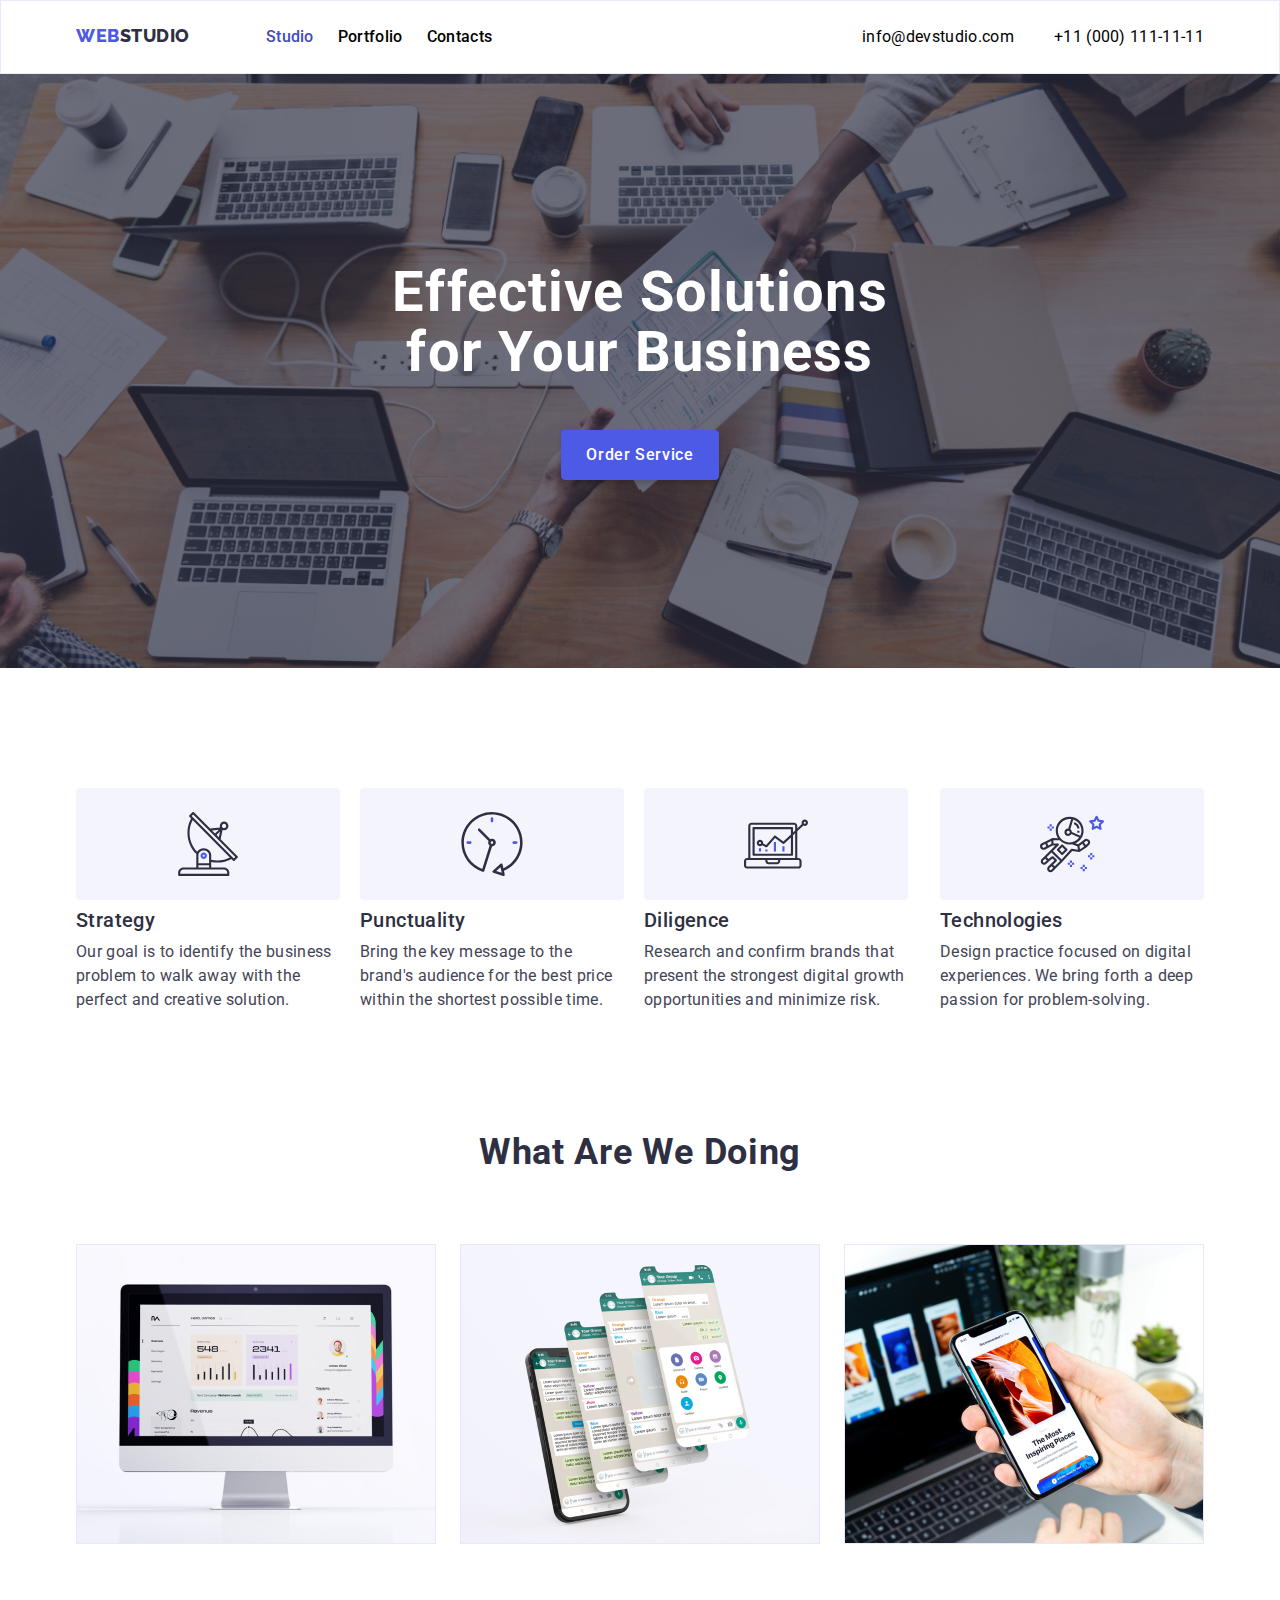
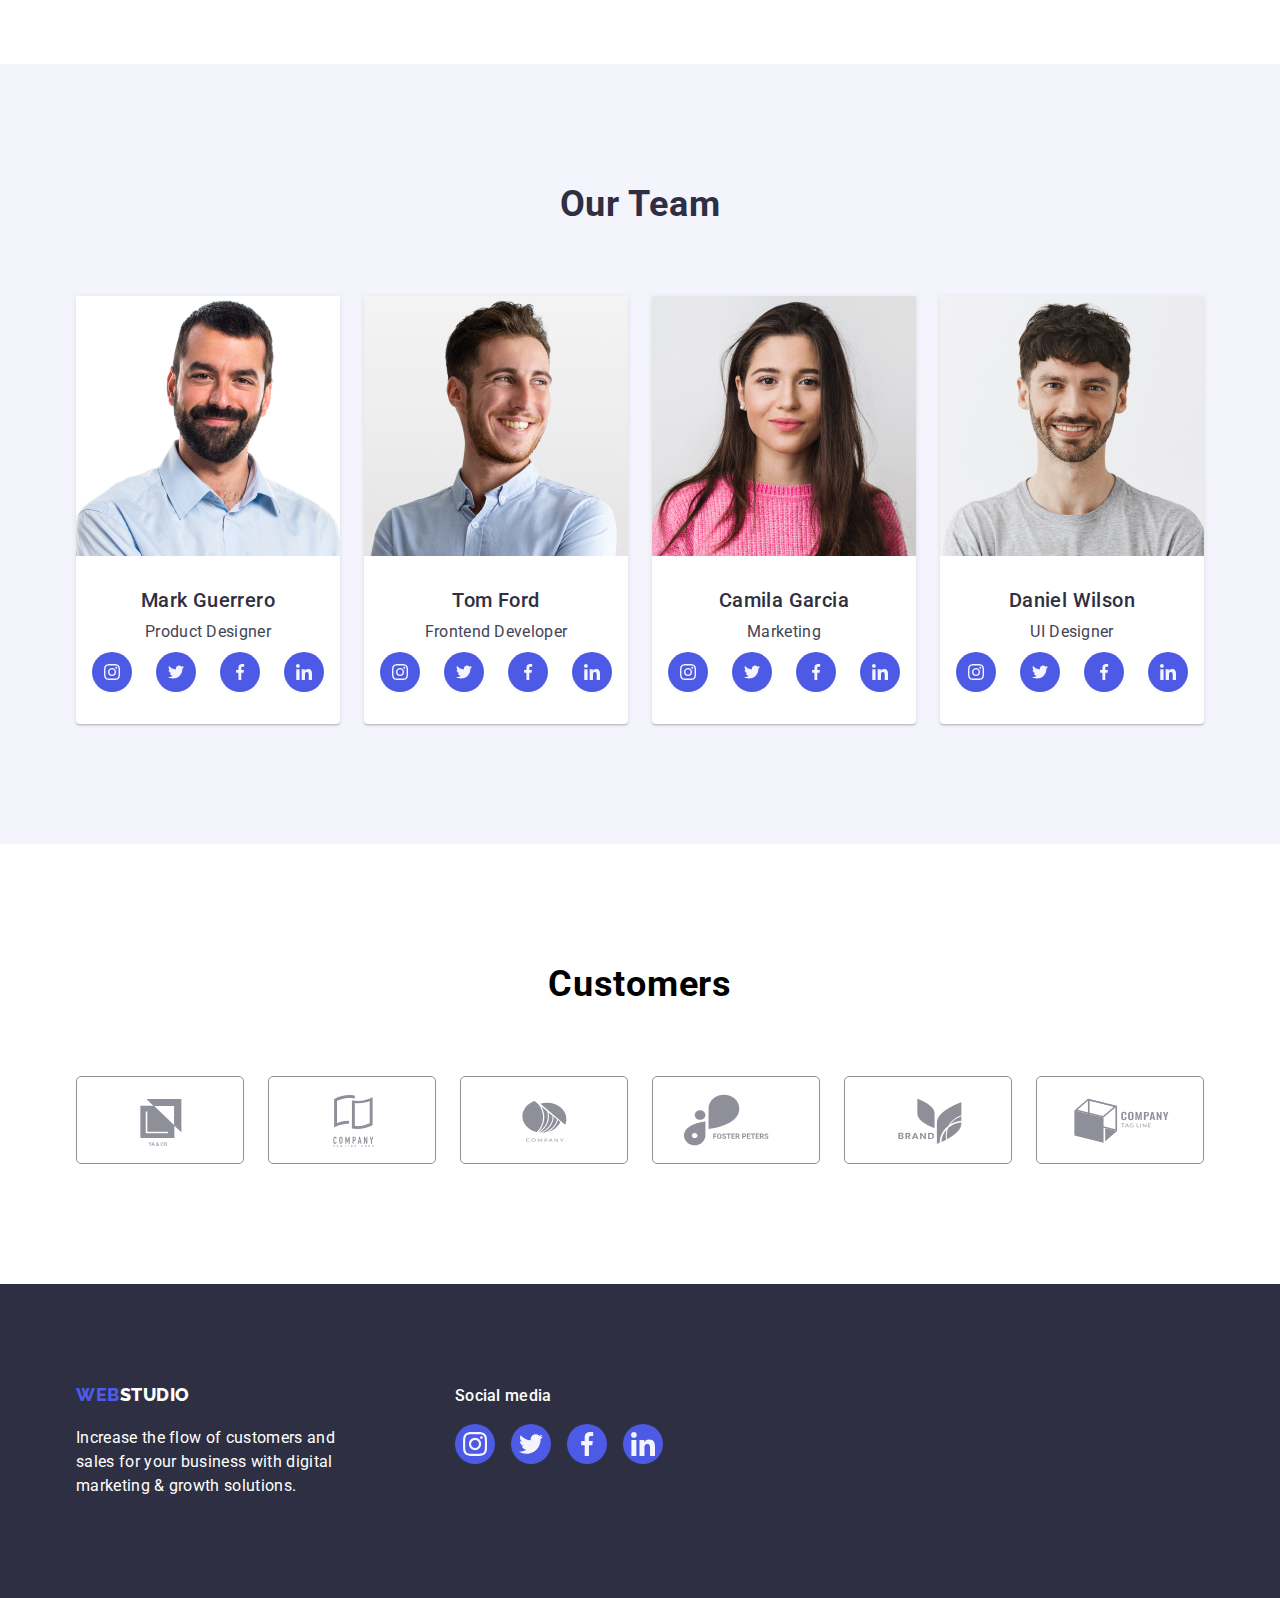
<file: index.html>
<!DOCTYPE html>
<html lang="en">
<head>
    <meta charset="UTF-8">
    <meta name="viewport" content="width=device-width, initial-scale=1.0">
    <title>Homework 4</title>
    <!-- CSS Normalize -->
    <link rel="stylesheet" href="https://cdnjs.cloudflare.com/ajax/libs/modern-normalize/2.0.0/modern-normalize.min.css" />
    <!-- CSS -->
    <link rel="stylesheet" href="./css/styles.css"></link>
</head>
<body>
    <!--Header Part-->
    <header class="header">
        <div class="container header-container">
            <nav class="header-navigation">
                <a href="./index.html" class="link-logo">
                    <span class="logo-web">WEB</span><span class="logo-studio-top">STUDIO</span>
                </a>
                <ul class="navbar lists">
                    <li><a href="./index.html" class="navlist-top-pages currentoption">Studio</a> </li>
                    <li><a href="./portfolio.html" class="navlist-top-pages">Portfolio</a></li>
                    <li><a href="#" class="navlist-top-pages">Contacts</a></li>
                </ul>
            </nav>

            <ul class="contacts-top lists" >
                <li>
                    <a href="mailto:info@devstudio.com" class="contact-info-top">
                    info@devstudio.com</a>
                </li>
                <li>
                    <a href="tel:+110001111111" class="contact-info-top"> 
                    +11 (000) 111-11-11  </a>
                </li>
            </ul>
        </div>
    </header> <!--End of Header-->
      <!--This is the Main Section-->
        <main>
            <!--This is the 1ST Section-->
            <section class="hero hero-background ">
                <div class=" hero-container container">
                    <h1 class="header1"> Effective Solutions
                        <br/>for Your Business </h1>  
                            <button type="button" class="filter filter-active">Order Service</button>
                </div>
            </section> <!--End 1st Section-->
            <!--This is the 2nd Section-->
            <section class="section">
                <div class="container features-container">
                <ul class="features lists">
                    <li class="section-item"> 
                        <div class="features-svg-box">
                            <svg class="features-icon-svg" width="64" height="64">
                                <use href="./images/icons.svg#antenna"></use>
                            </svg>
                        </div>
                        <h3 class="features-list-title"> Strategy </h3> 
                        <p class="features-description">
                            Our goal is to identify the business
                        problem to walk away with the perfect and creative solution.
                        </p>
                    </li>
                    <li>
                        <div class="features-svg-box">
                            <svg lass="features-icon-svg" width="64" height="64">
                                <use href="./images/icons.svg#clock"></use>
                            </svg>
                        </div>
                        <h3 class="features-list-title"> Punctuality </h3>
                        <p class="features-description">
                            Bring the key message to the brand's audience for the best price within the shortest possible time.
                        </p>
                    </li>
                    <li>
                        <div class="features-svg-box">
                            <svg lass="features-icon-svg" width="64" height="64">
                                <use href="./images/icons.svg#diagram"></use>
                            </svg>
                        </div>
                        <h3 class="features-list-title">  Diligence </h3>
                        <p class="features-description">
                            Research and confirm brands that present the strongest digital growth opportunities and minimize risk.
                        </p>
                    </li>
                    <li>
                        <div class="features-svg-box">
                            <svg lass="features-icon-svg" width="64" height="64">
                                <use href="./images/icons.svg#astronaut"></use>
                            </svg>
                        </div>
                        <h3 class="features-list-title"> Technologies </h3>
                        <p class="features-description">
                            Design practice focused on digital experiences. We bring forth a deep passion for problem-solving.
                        </p>
                    </li>
                </ul>
                </div>
            </section> <!--End 2nd Section-->
            <!--This is the 3rd Section-->
            <section class="section section-no-top-padding">
                <div class="container whatwedo-container">
                <h2 class="section-title"> What are we doing </h2>
                <ul class="whatwedo lists">
                    <li class="whatwedo-list">
                        <img src="./images/what-we-do-1.jpg" alt="monitor" width="360px">
                    </li>
                    <li>
                        <img src="./images/what-we-do-2.jpg" alt="messenger" width="360px">
                    </li>
                    <li>
                        <img src="./images/what-we-do-3.jpg" alt="phone" width="360px">
                    </li>
                </ul>
                </div>
            </section> <!--End 3rd Section-->
            <!--This is the 4th Section-->
            <section class="section section-grey">
                <div class="container team-container">
                <h2 class="section-title">  Our Team </h2>
                <ul class="team lists">
                    
                    <li class="team-list">
                        <img src="./images/team-1.jpg" alt="Mark_Guerrero" height="260px" width="264px">
                        <h3 class="team-list-title">
                            Mark Guerrero
                        </h3>
                        <p class="team-description">
                        Product Designer
                        </p>
                        <ul class="team-social-list lists">
                            <li class="team-social-item">
                                <a href="#" class="team-social-link">
                                    <svg class="team-social-svg" width="16" height="16">
                                        <use href="./images/icons.svg#instagram"></use>
                                    </svg>
                                </a>
                            </li>
                            <li class="team-social-item">
                                <a href="#" class="team-social-link">
                                    <svg class="team-social-svg" width="16" height="16">
                                        <use href="./images/icons.svg#twitter"></use>
                                    </svg>
                                </a>
                            </li>
                            <li class="team-social-item">
                                <a href="#" class="team-social-link">
                                    <svg class="team-social-svg" width="16" height="16">
                                        <use href="./images/icons.svg#facebook"></use>
                                    </svg>
                                </a>
                            </li>
                            <li class="team-social-item">
                                <a href="#" class="team-social-link">
                                    <svg class="team-social-svg" width="16" height="16">
                                        <use href="./images/icons.svg#linkedin"></use>
                                    </svg>
                                </a>
                            </li>
                        </ul>
                    </li>
                  
                    <li class="team-list">
                        <img src="./images/team-2.jpg" alt="Tom_Ford" height="260px" width="264px">
                        <h3 class="team-list-title">
                            Tom Ford
                        </h3>
                        <p class="team-description">
                            Frontend Developer
                        </p>
                        <ul class="team-social-list lists">
                            <li class="team-social-item">
                                <a href="#" class="team-social-link">
                                    <svg class="team-social-svg" width="16" height="16">
                                        <use href="./images/icons.svg#instagram"></use>
                                    </svg>
                                </a>
                            </li>
                            <li class="team-social-item">
                                <a href="#" class="team-social-link">
                                    <svg class="team-social-svg" width="16" height="16">
                                        <use href="./images/icons.svg#twitter"></use>
                                    </svg>
                                </a>
                            </li>
                            <li class="team-social-item">
                                <a href="#" class="team-social-link">
                                    <svg class="team-social-svg" width="16" height="16">
                                        <use href="./images/icons.svg#facebook"></use>
                                    </svg>
                                </a>
                            </li>
                            <li class="team-social-item">
                                <a href="#" class="team-social-link">
                                    <svg class="team-social-svg" width="16" height="16">
                                        <use href="./images/icons.svg#linkedin"></use>
                                    </svg>
                                </a>
                            </li>
                        </ul>
                    </li>
                   
                    <li class="team-list">
                        <img src="./images/team-3.jpg" alt="Camila_Garcia" height="260px" width="264px">
                        <h3 class="team-list-title">
                            Camila Garcia
                        </h3>
                        <p class="team-description">
                            Marketing
                        </p>
                        <ul class="team-social-list lists">
                            <li class="team-social-item">
                                <a href="#" class="team-social-link">
                                    <svg class="team-social-svg" width="16" height="16">
                                        <use href="./images/icons.svg#instagram"></use>
                                    </svg>
                                </a>
                            </li>
                            <li class="team-social-item">
                                <a href="#" class="team-social-link">
                                    <svg class="team-social-svg" width="16" height="16">
                                        <use href="./images/icons.svg#twitter"></use>
                                    </svg>
                                </a>
                            </li>
                            <li class="team-social-item">
                                <a href="#" class="team-social-link">
                                    <svg class="team-social-svg" width="16" height="16">
                                        <use href="./images/icons.svg#facebook"></use>
                                    </svg>
                                </a>
                            </li>
                            <li class="team-social-item">
                                <a href="#" class="team-social-link">
                                    <svg class="team-social-svg" width="16" height="16">
                                        <use href="./images/icons.svg#linkedin"></use>
                                    </svg>
                                </a>
                            </li>
                        </ul>
                    </li>
                   
                    <li class="team-list">
                        <img src="./images/team-4.jpg" alt="Daniel_Wilson" height="260px" width="264px">
                        <h3 class="team-list-title">
                            Daniel Wilson
                        </h3>
                        <p class="team-description">
                            UI Designer
                        </p>
                        <ul class="team-social-list lists">
                            <li class="team-social-item">
                                <a href="#" class="team-social-link">
                                    <svg class="team-social-svg" width="16" height="16">
                                        <use href="./images/icons.svg#instagram"></use>
                                    </svg>
                                </a>
                            </li>
                            <li class="team-social-item">
                                <a href="#" class="team-social-link">
                                    <svg class="team-social-svg" width="16" height="16">
                                        <use href="./images/icons.svg#twitter"></use>
                                    </svg>
                                </a>
                            </li>
                            <li class="team-social-item">
                                <a href="#" class="team-social-link">
                                    <svg class="team-social-svg" width="16" height="16">
                                        <use href="./images/icons.svg#facebook"></use>
                                    </svg>
                                </a>
                            </li>
                            <li class="team-social-item">
                                <a href="#" class="team-social-link">
                                    <svg class="team-social-svg" width="16" height="16">
                                        <use href="./images/icons.svg#linkedin"></use>
                                    </svg>
                                </a>
                            </li>
                        </ul>
                    </li>
                </ul>
                </div>
            </section> <!--End of 4th Section-->
            <!-- Customers Section -->
            <section class="section">
                <div class="container">
                    <h2 class="section-title customers-title">Customers</h2>
                    <ul class="customers-list lists">
                        <li class="customers-item">
                            <a class="customers-link" href="">
                                <svg class="customers-svg">
                                    <use href="./images/icons.svg#customer-1"></use>
                                </svg>
                            </a>
                        </li>
            
                        <li class="customers-item">
                            <a class="customers-link" href="">
                                <svg class="customers-svg">
                                    <use href="./images/icons.svg#customer-2"></use>
                                </svg>
                            </a>
                        </li>
            
                        <li class="customers-item">
                            <a class="customers-link" href="">
                                <svg class="customers-svg">
                                    <use href="./images/icons.svg#customer-3"></use>
                                </svg>
                            </a>
                        </li>
            
                        <li class="customers-item">
                            <a class="customers-link" href="">
                                <svg class="customers-svg">
                                    <use href="./images/icons.svg#customer-4"></use>
                                </svg>
                            </a>
                        </li>
            
                        <li class="customers-item">
                            <a class="customers-link" href="">
                                <svg class="customers-svg">
                                    <use href="./images/icons.svg#customer-5"></use>
                                </svg>
                            </a>
                        </li>
                        <li class="customers-item">
                            <a class="customers-link" href="">
                                <svg class="customers-svg">
                                    <use href="./images/icons.svg#customer-6"></use>
                                </svg>
                            </a>
                        </li>
                    </ul>
                </div>
            </section>

        </main> <!--This is the End of Main Section-->

    <!--This is the Footer-->
    <footer class="footer">
        <div class="footer-container container">
            <div class="footer-logo-wrapper lists">
                <li class="footer-item">
                    <a href="./index.html" class="link-logo">
                        <span class="logo-web">WEB</span><span class="logo-studio-bottom">STUDIO</span>
                    </a>
                    <p class="parag-bottom">
                        Increase the flow of customers and <br>
                        sales for your business with digital <br>
                        marketing & growth solutions.
                    </p>
                </li>
            </div>
        <div class="footer-socials">
            <p class="footer-socials-text text">Social media</p>
            <ul class="footer-list lists">
                <li class="footer-socials-item">
                    <a href="#" class="footer-socials-link">
                        <svg class="footer-socials-svg" width="24" height="24">
                            <use href="./images/icons.svg#instagram"></use>
                        </svg>
                    </a>
                </li>
        
                <li class="footer-socials-item">
                    <a href="#" class="footer-socials-link">
                        <svg class="footer-socials-svg" width="24" height="24">
                            <use href="./images/icons.svg#twitter"></use>
                        </svg>
                    </a>
                </li>
        
                <li class="footer-socials-item">
                    <a href="#" class="footer-socials-link">
                        <svg class="footer-socials-svg" width="24" height="24">
                            <use href="./images/icons.svg#facebook"></use>
                        </svg>
                    </a>
                </li>
        
                <li class="footer-socials-item">
                    <a href="#" class="footer-socials-link">
                        <svg class="footer-socials-svg" width="24" height="24">
                            <use href="./images/icons.svg#linkedin"></use>
                        </svg>
                    </a>
                </li>
            </ul>
        </div>
        </div>
    </footer> <!--End of Footer-->
</body>
</html>
</file>
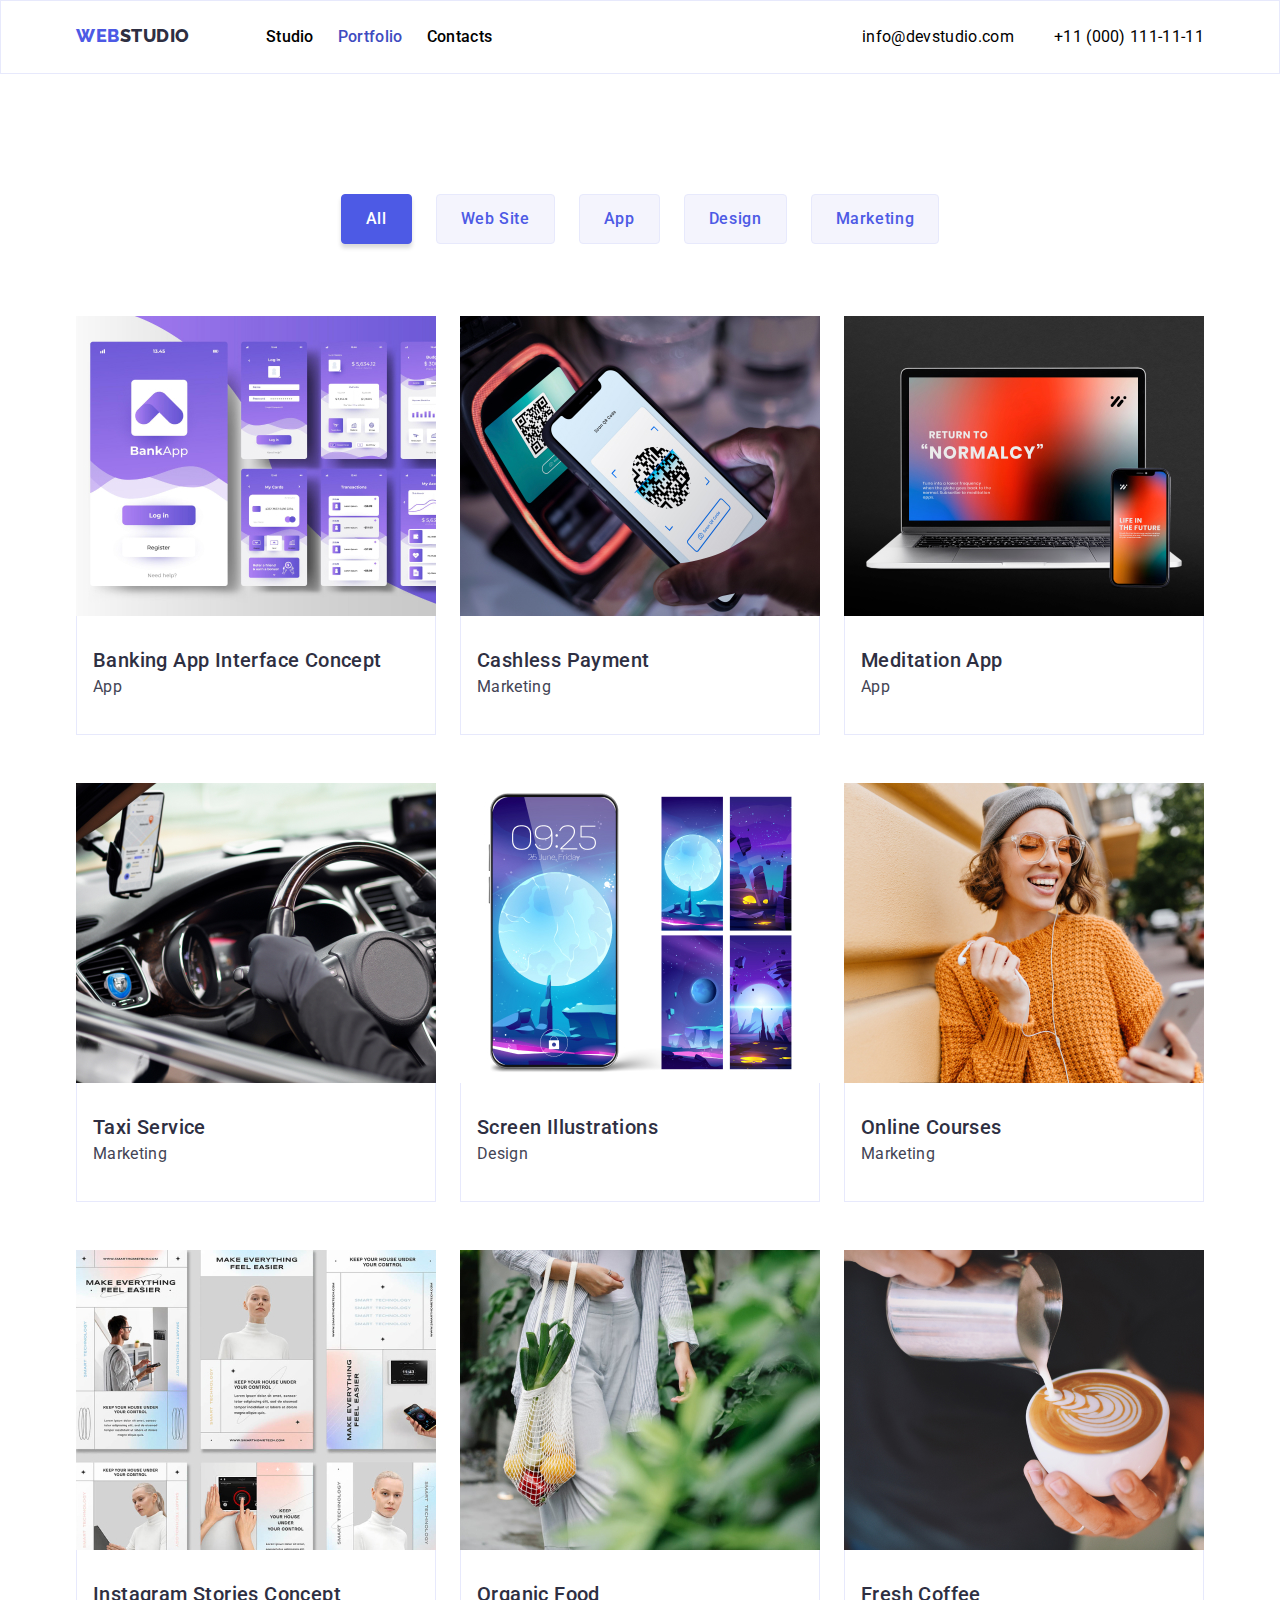
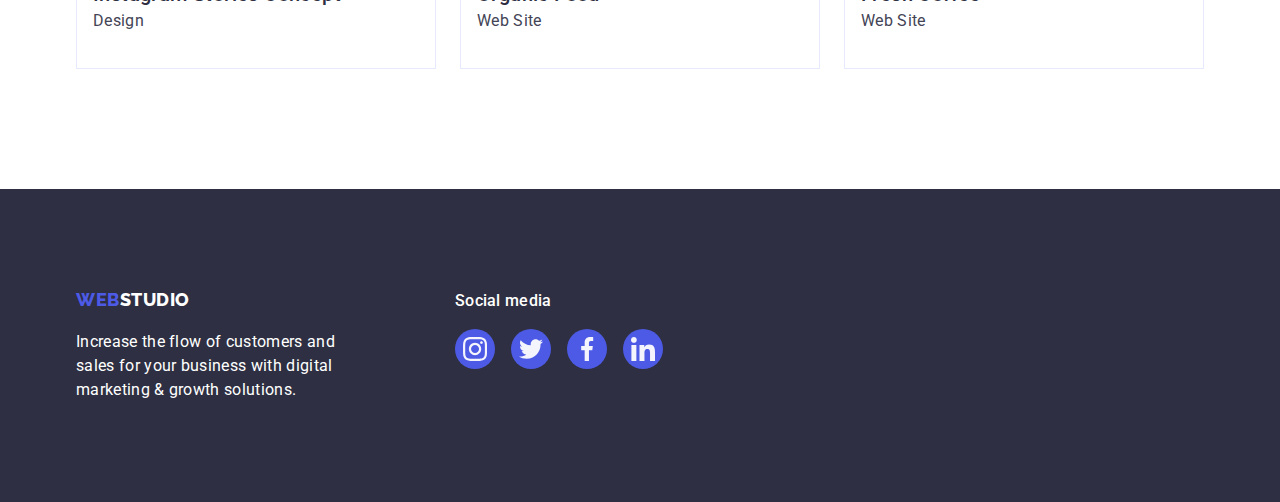
<file: portfolio.html>
<!DOCTYPE html>
<html lang="en">

<head>
    <meta charset="UTF-8">
    <meta name="viewport" content="width=device-width, initial-scale=1.0">
    <title>Homework 4</title>
    <!-- CSS Normalize -->
    <link rel="stylesheet"
        href="https://cdnjs.cloudflare.com/ajax/libs/modern-normalize/2.0.0/modern-normalize.min.css" />
    <!-- CSS -->
    <link rel="stylesheet" href="./css/styles.css">
    </link>
</head>

<body>
    <!--Header Part-->
    <header class="header">
        <div class="container header-container">
            <nav class="header-navigation">
                <a href="./index.html" class="link-logo">
                    <span class="logo-web">WEB</span><span class="logo-studio-top">STUDIO</span>
                </a>
                <ul class="navbar lists">
                    <li><a href="./index.html" class="navlist-top-pages ">Studio</a> </li>
                    <li><a href="./portfolio.html" class="navlist-top-pages currentoption">Portfolio</a></li>
                    <li><a href="#" class="navlist-top-pages">Contacts</a></li>
                </ul>
            </nav>

            <ul class="contacts-top lists">
                <li>
                    <a href="mailto:info@devstudio.com" class="contact-info-top">
                        info@devstudio.com</a>
                </li>
                <li>
                    <a href="tel:+110001111111" class="contact-info-top">
                        +11 (000) 111-11-11 </a>
                </li>
            </ul>
        </div>
    </header> <!--End of Header-->
    <!--This is the Main Section-->
    <main>
        <!--This is the 1ST Section-->
        <section class="section">
            <div class="container projects-container">
                
            <ul class="filters lists">
                
                <li>
                    <button type="button" class="filter filter-active"> All</button>
                </li>
                <li>
                     <button type="button" class="filter"> Web Site</button>
                </li>
                <li>
                    <button type="button" class="filter"> App</button>
                </li>
                <li>
                    <button type="button" class="filter"> Design</button>
                </li>
                <li>
                    <button type="button" class="filter"> Marketing</button>
                </li>
              
            </ul> 
                  
            <ul class="projects lists">
              
                <li class="project-type">
                    <a class="projects-link link" href="#">
                        <img src="./images/project-1.jpg" alt="bankapp" width="360px">
                        <div class="project-text-wrapper">
                        <h3 class="project-list-title">
                            Banking App Interface Concept
                        </h3>
                        <p class="project-description">
                            App
                        </p>
                        </div>
                    </a>
                </li>
                <li class="project-type">
                    <a class="projects-link link" href="#">
                        <img src="./images/project-2.jpg" alt="cashlesspayment" width="360px">
                        <div class="project-text-wrapper">
                        <h3 class="project-list-title">
                            Cashless Payment
                        </h3>
                        <p class="project-description">
                            Marketing
                        </p>
                        </div>
                    </a>
                </li>
                <li class="project-type">
                    <a class="projects-link link" href="#">
                    <img src="./images/project-3.jpg" alt="laptop-and-phone" width="360px">
                    <div class="project-text-wrapper">
                    <h3 class="project-list-title">
                        Meditation App
                    </h3>
                    <p class="project-description">
                        App
                    </p>
                    </div>
                    </a>
                </li>
                <li class="project-type">
                    <a class="projects-link link" href="#">
                    <img src="./images/project-4.jpg" alt="taxi" width="360px">
                    <div class="project-text-wrapper">
                    <h3 class="project-list-title">
                            Taxi Service
                    </h3>
                    <p class="project-description">
                            Marketing
                    </p>
                    </div>
                    </a>
                </li>
                <li class="project-type">
                    <a class="projects-link link" href="#">
                    <img src="./images/project-5.jpg" alt="phone" width="360px">
                    <div class="project-text-wrapper">
                    <h3 class="project-list-title">
                            Screen Illustrations
                    </h3>
                    <p class="project-description">
                            Design
                    </p>
                    </div>
                    </a>
                </li>
                <li class="project-type">
                    <a class="projects-link link" href="#">
                    <img src="./images/project-6.jpg" alt="lady" width="360px">
                    <div class="project-text-wrapper">
                    <h3 class="project-list-title">
                            Online Courses
                    </h3>
                    <p class="project-description">
                            Marketing
                    </p>
                    </div>
                    </a>
                </li>
                <li class="project-type">
                    <a class="projects-link link" href="#">
                    <img src="./images/project-7.jpg" alt="collage-pic" width="360px">
                    <div class="project-text-wrapper">
                    <h3 class="project-list-title">
                        Instagram Stories Concept
                    </h3>
                    <p class="project-description">
                        Design
                    </p>
                    </div>
                    </a>
                </li>
                <li class="project-type">
                    <a class="projects-link link" href="#">
                    <img src="./images/project-8.jpg" alt="fruit" width="360px">
                    <div class="project-text-wrapper">
                    <h3 class="project-list-title">
                        Organic Food
                    </h3>
                    <p class="project-description">
                        Web Site
                    </p>
                    </div>
                    </a>
                </li>
                <li class="project-type">
                    <a class="projects-link link" href="#">
                    <img src="./images/project-9.jpg" alt="coffee" width="360px">
                    <div class="project-text-wrapper">
                    <h3 class="project-list-title">
                        Fresh Coffee
                    </h3>
                    <p class="project-description">
                        Web Site
                    </p>
                    </div>
                    </a>
                </li>
                
            </ul>
           
            </div>
        </section> <!--End of Second Section-->

    </main> <!--This is the End of Main Section-->

    <!--This is the Footer-->
    <footer class="footer">
        <div class="footer-container container">
            <div class="footer-logo-wrapper lists">
                <li class="footer-item">
                    <a href="./index.html" class="link-logo">
                        <span class="logo-web">WEB</span><span class="logo-studio-bottom">STUDIO</span>
                    </a>
                    <p class="parag-bottom">
                        Increase the flow of customers and <br>
                        sales for your business with digital <br>
                        marketing & growth solutions.
                    </p>
                </li>
            </div>
            <div class="footer-socials">
                <p class="footer-socials-text text">Social media</p>
                <ul class="footer-list lists">
                    <li class="footer-socials-item">
                        <a href="#" class="footer-socials-link">
                            <svg class="footer-socials-svg" width="24" height="24">
                                <use href="./images/icons.svg#instagram"></use>
                            </svg>
                        </a>
                    </li>
    
                    <li class="footer-socials-item">
                        <a href="#" class="footer-socials-link">
                            <svg class="footer-socials-svg" width="24" height="24">
                                <use href="./images/icons.svg#twitter"></use>
                            </svg>
                        </a>
                    </li>
    
                    <li class="footer-socials-item">
                        <a href="#" class="footer-socials-link">
                            <svg class="footer-socials-svg" width="24" height="24">
                                <use href="./images/icons.svg#facebook"></use>
                            </svg>
                        </a>
                    </li>
    
                    <li class="footer-socials-item">
                        <a href="#" class="footer-socials-link">
                            <svg class="footer-socials-svg" width="24" height="24">
                                <use href="./images/icons.svg#linkedin"></use>
                            </svg>
                        </a>
                    </li>
                </ul>
            </div>
        </div>
    </footer> <!--End of Footer-->
</body>

</html>
</file>
<file: css/styles.css>
@import url("https://fonts.googleapis.com/css2?family=Raleway:wght@800&family=Roboto:wght@400;500;700;900&display=swap" ); /*to link font frm google fonts*/

:root
{
    --iriscolor: #4D5AE5;
    --navyblue:#2E2F42;
    --navcolor: black;
    --oceancolor: #404BBF;
    --whitecolor: white;
    --slate:#434455;
    --cloud:#F4F4FD;
    --green:#31D0AA;
    --lightslate:#8E8F99;
    --cornflower:#E7E9FC;
    --navybluemodal:#2E2F42;
    --grey:#2E2F42;
    --dairy:#FCFCFC;
    
}
/* CSS RESET */
p,
h1,
h2,
h3,
h4,
h5,
h6 {
    margin: 0;
}

ul,
ol {
    margin: 0;
    padding: 0;
}

img {
    display: block;
}
/* END OF CSS RESET */

body
{
    font-family: 'Roboto',sans-serif;
    font-size: 16px;
    font-style: normal;
    font-weight: 400;
    line-height: 24px;
    letter-spacing: 0.32px;
}

.container {
    width: 1158px;
    margin: 0 auto;  
    padding:0 15px;
}

.header{

    border: 1px solid var(--cornflower);
    background: var(--whitecolor);

}

.header-container
{
    display: flex;
    justify-content: space-between;
    align-items: center;
    background: var(--whitecolor);
}

.header-navigation{

    display: flex;
    align-items: center;
}

.header1 {
 
    color: var(--whitecolor);
    text-align: center;
    font-size: 56px;
    font-weight: 700;
    line-height: 60px;
    letter-spacing: 1.12px;
    margin-bottom: 48px;
}

.link-logo
{
    text-decoration: none;
    color: var(--navyblue); /*To remove the underline frm link*/
}

.logo-web
{
    font-family: 'Raleway', sans-serif;
    color: var(--iriscolor);
    font-size: 18px;
    font-style: normal;
    font-weight: 800;
    line-height: 21px;
    letter-spacing: 0.54px;
    text-transform: uppercase;
}

.logo-studio-top
{
    margin-right: 76px;
    color: var(--navyblue);
    font-family: 'Raleway', sans-serif;
    font-size: 18px;
    font-style: normal;
    font-weight: 800;
    line-height: 21px;
    letter-spacing: 0.54px;
    text-transform: uppercase;
}

.navbar
{
    display: flex;
    gap: 24px;
}

.contacts-top
{
    display: flex;
    gap: 40px;
}

.navbar .navlist-top-pages
{
    color: var(--navcolor);
    text-decoration: none;
    font-weight: 500;
    display: block;
    padding: 24px 0;

}

.lists
{
    list-style-type: none;
}

.link {
    text-decoration: none;
    color: var(--navyblue-color);
}

.navbar .navlist-top-pages:hover,
.navbar .navlist-top-pages:focus,
.navbar .navlist-top-pages.currentoption
{
    color: var(--oceancolor);
}

.contacts-top .contact-info-top:hover,
.contacts-top .contact-info-top:focus 
{
    color: var(--oceancolor);
}

.contacts-top .contact-info-top
{
    color: var(--navcolor);
    display: block;
    text-decoration: none;
    padding: 24px 0;
}

.hero-container
{
    text-align: center;
}

.hero-background
{
    background-color: var(--navyblue);
    background-image: linear-gradient(to right,
                rgba(46, 47, 66, 0.7),
                rgba(46, 47, 66, 0.7)),
            url(../images/hero-bg.png);
    background-repeat: no-repeat;
    background-position: center;
    background-size: cover;

}

.hero{
    padding: 188px 0;   
}

.section-grey
{
    background-color: var(--cloud);
}

.filters
{
    display: flex;
    gap: 24px;
    margin-bottom: 72px;
}

.filter 
{ /*button css*/

    display: inline-flex;
    padding: 12px 24px;

    cursor: pointer;
    border: 1px solid var(--cornflower);
    color: var(--iriscolor);
    background-color: var(--cloud);
    border-radius: 4px;

    font-family: inherit;
    font-size: 16px;
    font-style: normal;
    font-weight: 500;
    line-height: 24px;
    letter-spacing: 0.64px;
}

.filter-active, .filter:hover, .filter:focus
{
    background-color: var(--iriscolor);
    border-color:var(--iriscolor);
    box-shadow: 0px 4px 4px 0px rgba(0, 0, 0, 0.15);
    color: var(--whitecolor);
}

.filter.filter-active:hover,
.filter.filter-active:focus
{
    background-color: var(--oceancolor);
}

.section-title 
{
    margin-bottom: 72px;
    color: var(--navyblue);
    text-align: center;
    font-size: 36px;
    font-style: normal;
    font-weight: 700;
    line-height: 40px;
    letter-spacing: 0.72px;
    text-transform: capitalize;
}

.section
{
    padding-top: 120px;
    padding-bottom: 120px;
}

.section-no-top-padding
{
    padding-top: 0px;
}

/*FEATURES SECTION*/
.features-container
{
 
}

.features {

    display: flex;
    gap: 20px;
    
}

.features-svg-box {
    width: 264px;
    height: 112px;
    background-color: var(--cloud);
    display: flex;
    justify-content: center;
    align-items: center;
    border-radius: 4px;
    margin-bottom: 8px;
}

.features-list-title 
{
    margin-bottom: 8px;
    color: var(--navyblue);
    font-size: 20px;
    font-weight: 500;
    letter-spacing: 0.4px;
    text-transform: capitalize;
}

.features-description 
{
    gap: 24px;
    color: var(--slate);
}
/*WHAT WE DO SECTION*/

.whatwedo-container{

}

.whatwedo
{

    display: flex;
    gap: 24px;

}

.whatwedo-list
{
    
}
/*TEAM SECTION*/
.team-list-title 
{
    margin-top:32px;
    margin-bottom: 8px;
  
    color: var(--navyblue);
    font-size: 20px;
    font-weight: 500;
    letter-spacing: 0.4px;
    text-transform: capitalize;
}

.team-description {
    
    color: var(--slate);
}

.team-container {

}

.team 
{
    display: flex;
    gap: 24px;
}

.team-list
{
    display: inline-flex;
    flex-direction: column;
    align-items: center;
    padding-bottom: 32px;

    border-radius: 0px 0px 4px 4px;
    background: var(--whitecolor);
    box-shadow: 0px 2px 1px 0px rgba(46, 47, 66, 0.08), 0px 1px 1px 0px rgba(46, 47, 66, 0.16), 0px 1px 6px 0px rgba(46, 47, 66, 0.08);
}

/*-----START OF TEAM SOCIAL MEDIA ICONS-----*/

.team-social-list {
    display: flex;
    justify-content: center;
    gap: 24px;
    margin-top: 8px;
}

.team-social-item {
    width: 40px;
    height: 40px;
}

.team-social-link {
    width: 100%;
    height: 100%;
    border-radius: 50%;
    display: flex;
    align-items: center;
    justify-content: center;
    background-color: var(--iriscolor);
    color: var(--cloud);
}

.team-social-link:hover,
.team-social-link:focus {
    background-color: var(--oceancolor);
}

.team-social-svg {
    fill: currentColor;
}
/*-----END OF TEAM SOCIAL MEDIA ICONS-----*/

/* Customers section */
.customers-title {
    color: var(--navyblue-color);
    display: flex;
    justify-content: center;
    align-items: center;
}

.customers-list {
    display: flex;
    gap: 24px;
}

.customers-item {
    /* width: calc((100% - 120px) / 6); */
    /* flex-basis: calc((100% - 120px) / 6); */
    width: 168px;
    height: 88px;
}

.customers-link {
    width: 100%;
    height: 100%;

    border: 1px solid var(--lightslate);
    border-radius: 5px;
    display: flex;
    justify-content: center;
    align-items: center;
    color: var(--lightslate);
}

.customers-link:hover,
.customers-link:focus {
    border-color: var(--oceancolor);
    color: var(--oceancolor);
}

.customers-svg {
    width: 104px;
    height: 56px;
    fill: currentColor;
}
/*- - - - - PROJECTS - - - - - */
.projects-container
{
    display: flex;
    flex-direction: column;
    align-items: center;
}

.projects{
    display: flex;
    flex-direction: row;
    flex-wrap: wrap;
    gap: 48px 24px;
}

.project-type{
    background: var(--white-color);
}

.projects-link:hover,
.projects-link:focus {
    display: block;
    box-shadow: 0px 2px 1px 0px rgba(46, 47, 66, 0.08),
        0px 1px 1px 0px rgba(46, 47, 66, 0.16),
        0px 1px 6px 0px rgba(46, 47, 66, 0.08);
}

.project-text-wrapper
{
    border: 1px solid var(--cornflower);
    border-top: none;
    padding: 32px 16px;
}

.project-list-title {

    color: var(--navyblue);
    font-size: 20px;
    font-weight: 500;
    letter-spacing: 0.4px;
    text-transform: capitalize;
}

.project-description {

    line-height: 1.87;
    color: var(--slate);
}

/*- - - - - FOOTER CONTAINER- - - - -*/
.footer {
    padding: 100px 0;
    background-color: var(--navyblue);
}

.footer-container {
    display: flex;
 
}

.logo-studio-bottom {

    color: var(--whitecolor);
    font-family: 'Raleway', sans-serif;
    font-size: 18px;
    font-style: normal;
    font-weight: 800;
    line-height: 21px;
    letter-spacing: 0.54px;
    text-transform: uppercase;
}

.logo-studio-bottom:hover,
.logo-studio-bottom:focus {
    color: var(--iriscolor);
}

.parag-bottom {
    margin-top: 17.5px;
    color: var(--whitecolor);
} 
/*FOOTER SOCIAL ICONS*/
.footer-list {
    flex-wrap: wrap;
    display: flex;
    gap: 16px;
    margin-top: 16px;
}

.footer-socials {
    margin-left: 120px;
}

.footer-socials-text {
    color: var(--whitecolor);
    display: flex;
    font-weight:500;
}

.footer-socials-item {
    width: 40px;
    height: 40px;
}

.footer-socials-link {
    width: 100%;
    height: 100%;
    border-radius: 50%;
    display: flex;
    align-items: center;
    justify-content: center;
    background-color: var(--iriscolor);

}

.footer-socials-link:hover,
.footer-socials-link:focus {
    background-color: var(--green);
}

.footer-socials-svg {
    fill: var(--cloud);
}
</file>
